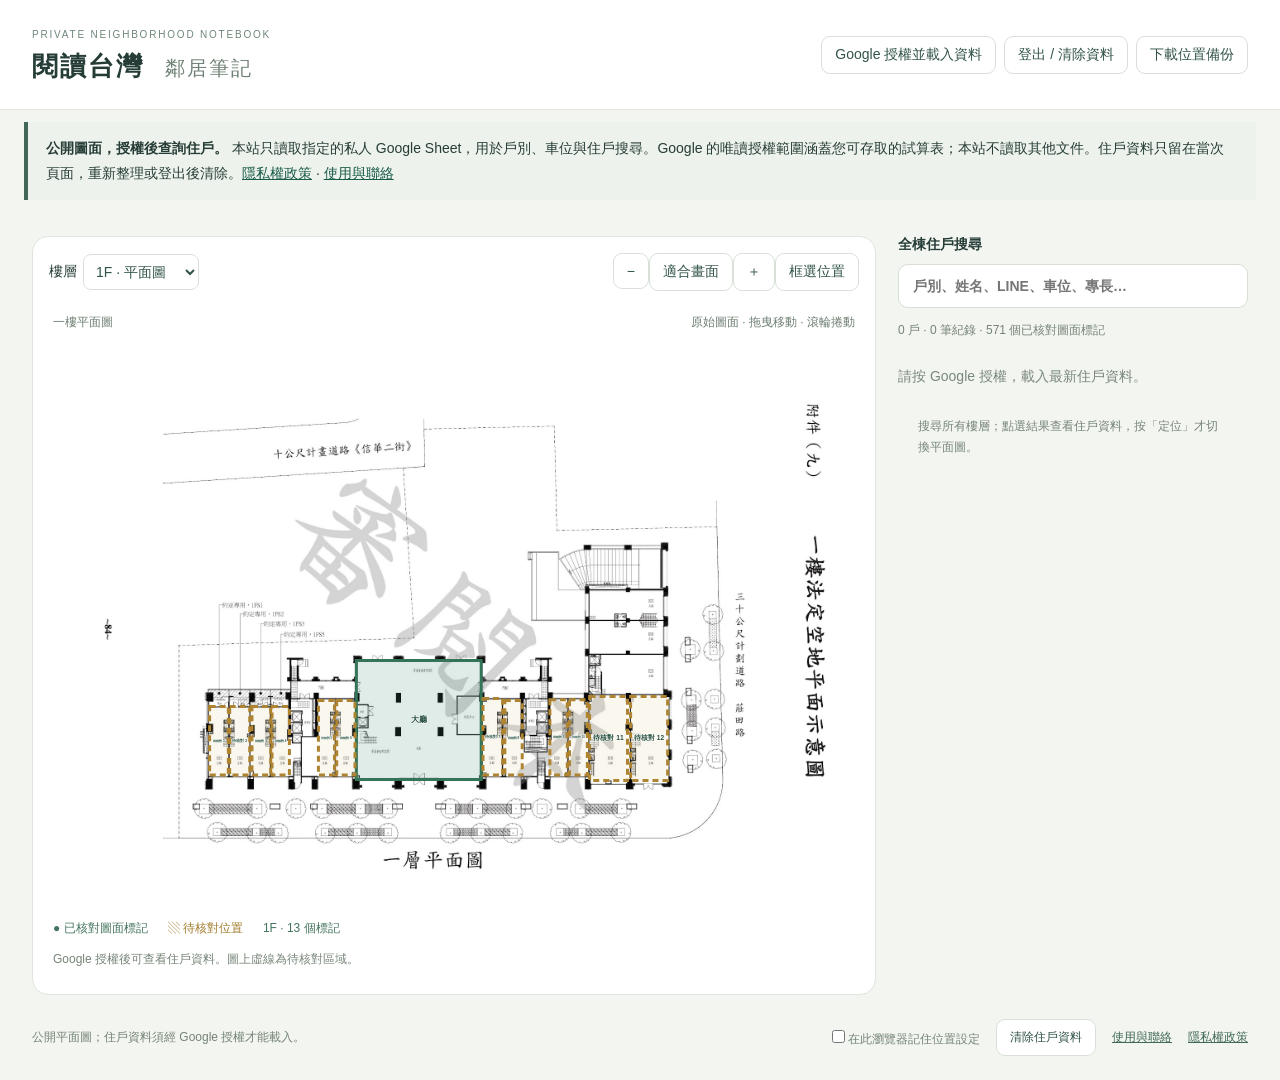
<file: index.html>
<!doctype html><html lang="zh-Hant"><meta charset="utf-8"><meta http-equiv="Content-Security-Policy" content="default-src 'none'; script-src 'self' https://accounts.google.com/gsi/client; frame-src https://accounts.google.com;  style-src 'self' 'unsafe-inline' https://accounts.google.com/gsi/style; img-src 'self'; connect-src https://accounts.google.com/gsi/ https://sheets.googleapis.com; object-src 'none'; base-uri 'none'; form-action 'none'"><meta name="viewport" content="width=device-width,initial-scale=1"><title>閱讀台灣・鄰居筆記</title><link rel="stylesheet" href="style.css"><body><header><div><small>PRIVATE NEIGHBORHOOD NOTEBOOK</small><h1>閱讀台灣 <span>鄰居筆記</span></h1></div><div class="actions"><button id="authorize">Google 授權並載入資料</button><button id="logout">登出 / 清除資料</button><button id="import" hidden>匯入 CSV / 備份</button><button id="export">下載位置備份</button><input id="file" type="file" accept=".csv,.json" hidden></div></header><section class="auth-notice" aria-label="資料授權說明"><strong>公開圖面，授權後查詢住戶。</strong> 本站只讀取指定的私人 Google Sheet，用於戶別、車位與住戶搜尋。Google 的唯讀授權範圍涵蓋您可存取的試算表；本站不讀取其他文件。住戶資料只留在當次頁面，重新整理或登出後清除。<a href="privacy.html">隱私權政策</a> · <a href="help.html">使用與聯絡</a></section><main><section class="workspace"><div class="toolbar"><nav><label for="floorPicker">樓層</label><select id="floorPicker" aria-label="選擇樓層"></select></nav><div><button id="minus" aria-label="縮小">−</button><button id="fit">適合畫面</button><button id="plus" aria-label="放大">＋</button><button id="draw">框選位置</button></div></div><div class="mapcaption"><span id="maptitle">一樓平面圖</span><span>原始圖面 · 拖曳移動 · 滾輪捲動</span></div><div id="viewport"><div id="stage"><img id="plan" src="1f-source.jpg" draggable="false" alt="一樓原始平面圖"><svg id="overlay" viewBox="0 0 1888 1335" aria-label="可互動的位置標記"></svg></div></div><section id="floorGrid" hidden></section><div class="legend"><span>● 已核對圖面標記</span><span class="amber">▧ 待核對位置</span><span id="mappingCount"></span></div><p class="hint" id="maphint">Google 授權後可查看住戶資料。圖上虛線為待核對區域。</p></section><aside><label class="search"><span>全棟住戶搜尋</span><input id="search" type="search" placeholder="戶別、姓名、LINE、車位、專長…"></label><div class="stats" id="stats"></div><button id="backResults" hidden>← 返回搜尋結果</button><div id="results"></div><p class="hint">搜尋所有樓層；點選結果查看住戶資料，按「定位」才切換平面圖。</p></aside></main><footer><span id="status" role="status">公開平面圖；住戶資料須經 Google 授權才能載入。</span><label><input id="remember" type="checkbox">在此瀏覽器記住位置設定</label><button id="clear">清除住戶資料</button><a href="help.html">使用與聯絡</a><a href="privacy.html">隱私權政策</a></footer><dialog id="residentDialog" aria-label="住戶與位置資料"><button id="closeResident" autofocus>關閉</button><section id="detail" class="card"></section></dialog><dialog id="editor"><form id="mappingForm"><h2>設定圖面位置</h2><p>依原圖核對後，綁定資料中的戶別或車位。</p><label>位置名稱<input id="maplabel" required maxlength="80" placeholder="例如：西側店舖"></label><label>對應類型<select id="kind"><option value="unit">戶別</option><option value="parking">車位</option><option value="space">公共空間 / 尚未對應</option></select></label><label>資料代號<input id="mapkey" maxlength="80" placeholder="例如 A1-1 或 B1-251"><small>戶別採「棟別＋戶別－樓層」，例如 A1-1。車位請含樓層。</small></label><label class="check"><input id="verified" type="checkbox">我已核對位置與代號</label><div class="actions"><button type="button" id="deleteMap">刪除此標記</button><button type="button" id="cancel">取消</button><button class="primary" type="submit">儲存位置</button></div></form></dialog><script src="parking-plans.js"></script><script src="residential-plans.js"></script><script src="app.js"></script><script src="google-config.js"></script><script src="google-auth.js"></script><script src="https://accounts.google.com/gsi/client" async defer></script></body></html>
</file>
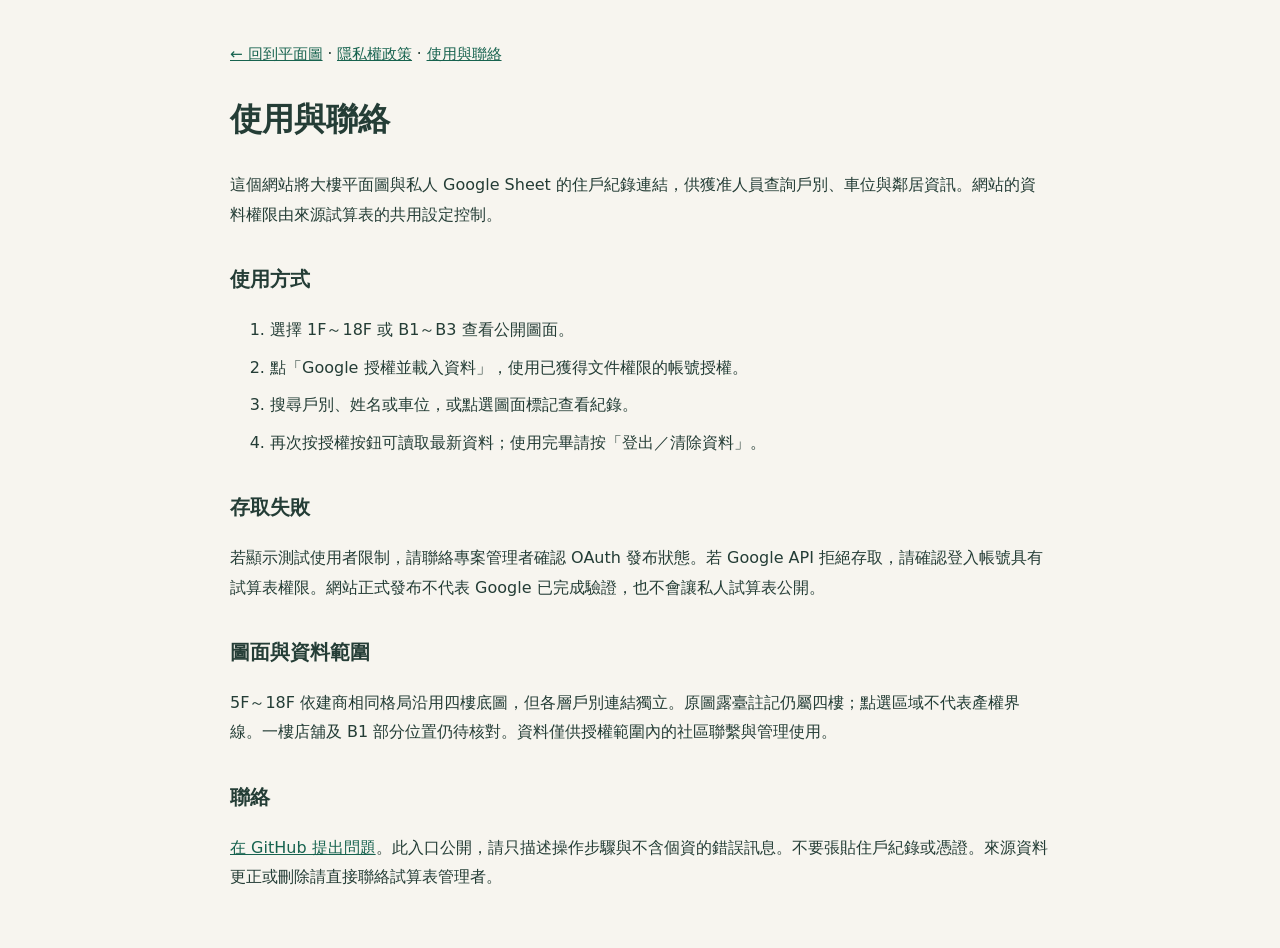
<file: help.html>
<!doctype html><html lang="zh-Hant"><head><meta charset="utf-8"><meta name="viewport" content="width=device-width,initial-scale=1"><meta name="referrer" content="no-referrer"><meta http-equiv="Content-Security-Policy" content="default-src 'none'; style-src 'self'; base-uri 'none'; form-action 'none'"><title>使用與聯絡｜閱讀台灣・鄰居筆記</title><link rel="stylesheet" href="info.css"></head><body><main><nav><a href="index.html">← 回到平面圖</a> · <a href="privacy.html">隱私權政策</a> · <a href="help.html">使用與聯絡</a></nav><h1>使用與聯絡</h1><p>這個網站將大樓平面圖與私人 Google Sheet 的住戶紀錄連結，供獲准人員查詢戶別、車位與鄰居資訊。網站的資料權限由來源試算表的共用設定控制。</p><h2>使用方式</h2><ol><li>選擇 1F～18F 或 B1～B3 查看公開圖面。</li><li>點「Google 授權並載入資料」，使用已獲得文件權限的帳號授權。</li><li>搜尋戶別、姓名或車位，或點選圖面標記查看紀錄。</li><li>再次按授權按鈕可讀取最新資料；使用完畢請按「登出／清除資料」。</li></ol><h2>存取失敗</h2><p>若顯示測試使用者限制，請聯絡專案管理者確認 OAuth 發布狀態。若 Google API 拒絕存取，請確認登入帳號具有試算表權限。網站正式發布不代表 Google 已完成驗證，也不會讓私人試算表公開。</p><h2>圖面與資料範圍</h2><p>5F～18F 依建商相同格局沿用四樓底圖，但各層戶別連結獨立。原圖露臺註記仍屬四樓；點選區域不代表產權界線。一樓店舖及 B1 部分位置仍待核對。資料僅供授權範圍內的社區聯繫與管理使用。</p><h2>聯絡</h2><p><a href="https://github.com/zeisshong/Committee-floor-plans/issues/new">在 GitHub 提出問題</a>。此入口公開，請只描述操作步驟與不含個資的錯誤訊息。不要張貼住戶紀錄或憑證。來源資料更正或刪除請直接聯絡試算表管理者。</p></main></body></html>
</file>
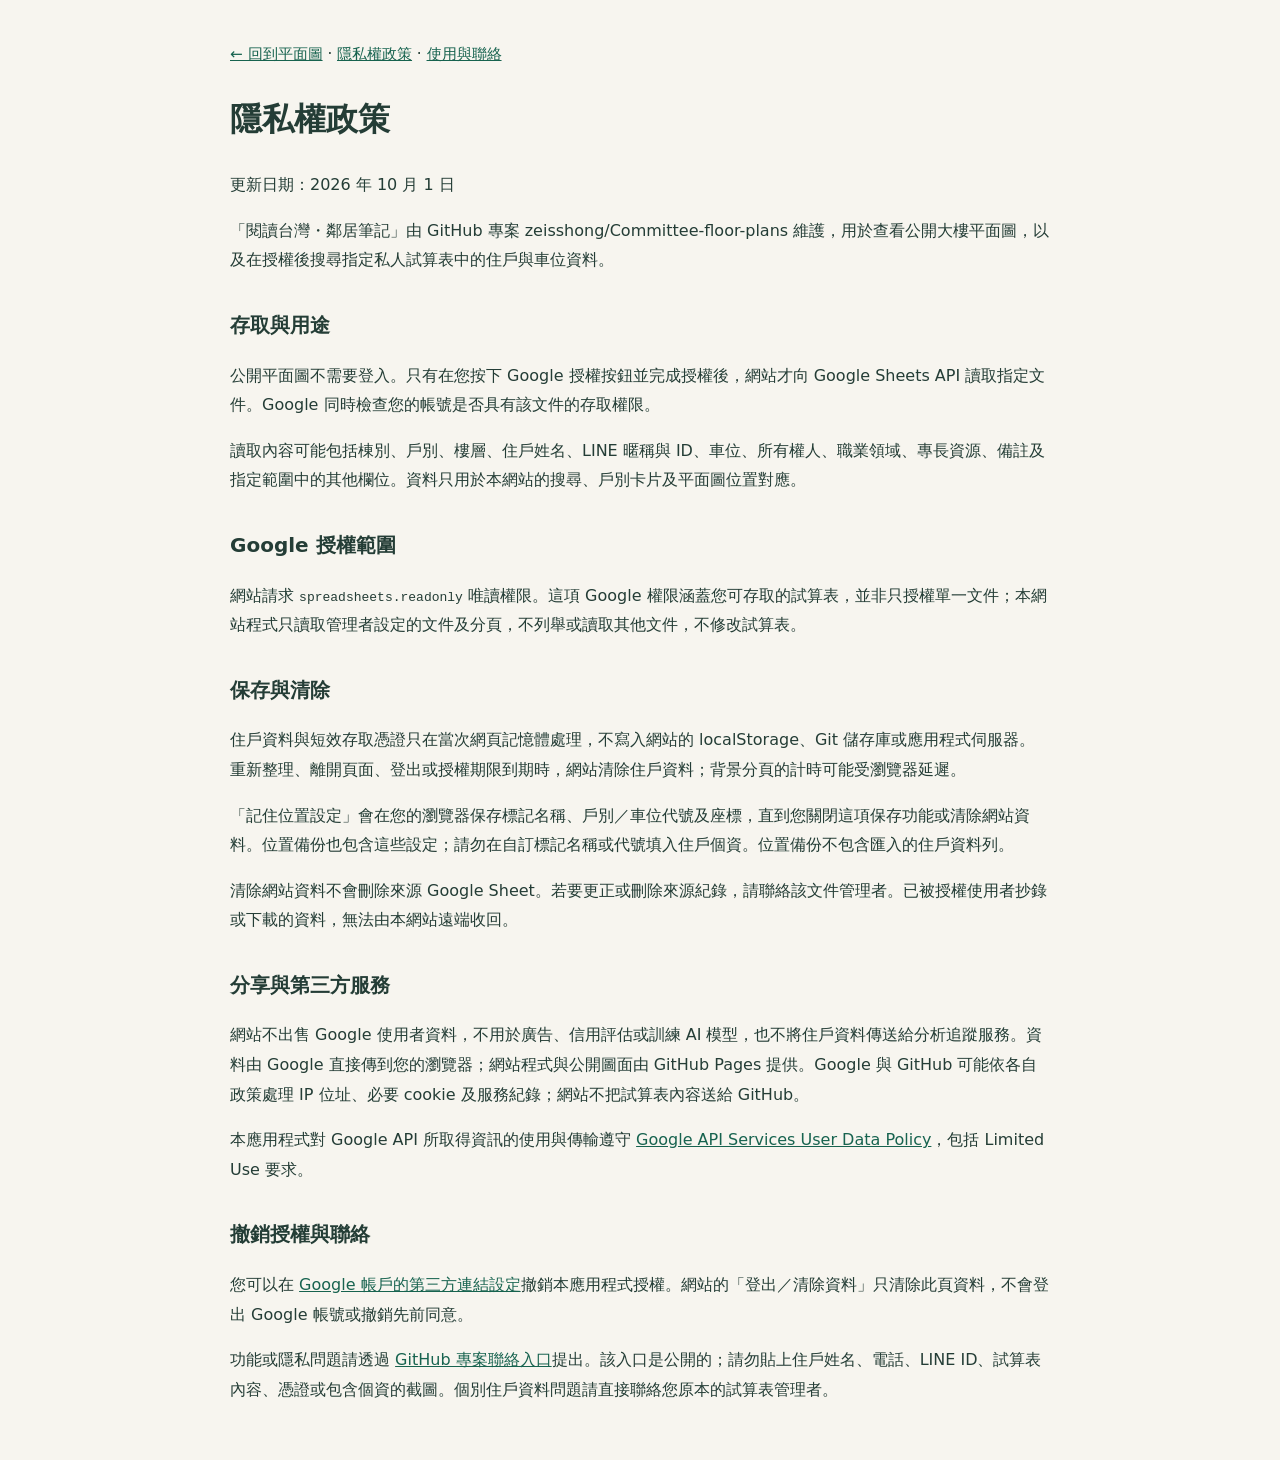
<file: privacy.html>
<!doctype html><html lang="zh-Hant"><head><meta charset="utf-8"><meta name="viewport" content="width=device-width,initial-scale=1"><meta name="referrer" content="no-referrer"><meta http-equiv="Content-Security-Policy" content="default-src 'none'; style-src 'self'; base-uri 'none'; form-action 'none'"><title>隱私權政策｜閱讀台灣・鄰居筆記</title><link rel="stylesheet" href="info.css"></head><body><main><nav><a href="index.html">← 回到平面圖</a> · <a href="privacy.html">隱私權政策</a> · <a href="help.html">使用與聯絡</a></nav><h1>隱私權政策</h1><p>更新日期：2026 年 10 月 1 日</p><p>「閱讀台灣・鄰居筆記」由 GitHub 專案 zeisshong/Committee-floor-plans 維護，用於查看公開大樓平面圖，以及在授權後搜尋指定私人試算表中的住戶與車位資料。</p>
<h2>存取與用途</h2><p>公開平面圖不需要登入。只有在您按下 Google 授權按鈕並完成授權後，網站才向 Google Sheets API 讀取指定文件。Google 同時檢查您的帳號是否具有該文件的存取權限。</p><p>讀取內容可能包括棟別、戶別、樓層、住戶姓名、LINE 暱稱與 ID、車位、所有權人、職業領域、專長資源、備註及指定範圍中的其他欄位。資料只用於本網站的搜尋、戶別卡片及平面圖位置對應。</p>
<h2>Google 授權範圍</h2><p>網站請求 <code>spreadsheets.readonly</code> 唯讀權限。這項 Google 權限涵蓋您可存取的試算表，並非只授權單一文件；本網站程式只讀取管理者設定的文件及分頁，不列舉或讀取其他文件，不修改試算表。</p>
<h2>保存與清除</h2><p>住戶資料與短效存取憑證只在當次網頁記憶體處理，不寫入網站的 localStorage、Git 儲存庫或應用程式伺服器。重新整理、離開頁面、登出或授權期限到期時，網站清除住戶資料；背景分頁的計時可能受瀏覽器延遲。</p><p>「記住位置設定」會在您的瀏覽器保存標記名稱、戶別／車位代號及座標，直到您關閉這項保存功能或清除網站資料。位置備份也包含這些設定；請勿在自訂標記名稱或代號填入住戶個資。位置備份不包含匯入的住戶資料列。</p><p>清除網站資料不會刪除來源 Google Sheet。若要更正或刪除來源紀錄，請聯絡該文件管理者。已被授權使用者抄錄或下載的資料，無法由本網站遠端收回。</p>
<h2>分享與第三方服務</h2><p>網站不出售 Google 使用者資料，不用於廣告、信用評估或訓練 AI 模型，也不將住戶資料傳送給分析追蹤服務。資料由 Google 直接傳到您的瀏覽器；網站程式與公開圖面由 GitHub Pages 提供。Google 與 GitHub 可能依各自政策處理 IP 位址、必要 cookie 及服務紀錄；網站不把試算表內容送給 GitHub。</p><p>本應用程式對 Google API 所取得資訊的使用與傳輸遵守 <a href="https://developers.google.com/terms/api-services-user-data-policy">Google API Services User Data Policy</a>，包括 Limited Use 要求。</p>
<h2>撤銷授權與聯絡</h2><p>您可以在 <a href="https://myaccount.google.com/connections">Google 帳戶的第三方連結設定</a>撤銷本應用程式授權。網站的「登出／清除資料」只清除此頁資料，不會登出 Google 帳號或撤銷先前同意。</p><p>功能或隱私問題請透過 <a href="https://github.com/zeisshong/Committee-floor-plans/issues/new">GitHub 專案聯絡入口</a>提出。該入口是公開的；請勿貼上住戶姓名、電話、LINE ID、試算表內容、憑證或包含個資的截圖。個別住戶資料問題請直接聯絡您原本的試算表管理者。</p></main></body></html>
</file>
<file: style.css>
:root{font-family:-apple-system,BlinkMacSystemFont,"Noto Sans TC",sans-serif;color:#263d37;background:#f3f5f0;font-size:14px}*{box-sizing:border-box}body{margin:0}button,input,select{font:inherit}button{cursor:pointer;background:white;border:1px solid #d8e0d8;border-radius:9px;padding:9px 13px;color:#315348}button:hover{background:#edf3ed}button:focus-visible,input:focus-visible,a:focus-visible{outline:3px solid #c49b42;outline-offset:2px}header{padding:25px 32px;display:flex;align-items:center;justify-content:space-between;background:#fff;border-bottom:1px solid #e0e5dc}small{font-size:10px;letter-spacing:1.8px;color:#6f8878}h1{font-size:26px;margin:8px 0 0;letter-spacing:2px}h1 span{font-weight:400;color:#708275;font-size:20px;margin-left:12px}.actions{display:flex;gap:8px;flex-wrap:wrap}main{display:grid;grid-template-columns:minmax(0,1fr) 350px;gap:22px;padding:24px 32px}.workspace,aside{min-width:0}.workspace{background:white;border:1px solid #dfe5dc;border-radius:16px;overflow:hidden;align-self:start}.toolbar{padding:16px;display:flex;justify-content:space-between;gap:10px;flex-wrap:wrap}.toolbar nav{display:flex;gap:6px}.active,.primary{background:#315b48!important;color:white!important}.mapcaption{padding:7px 20px 15px;display:flex;justify-content:space-between;font-size:12px;color:#6c7e71}#viewport{height:62vh;min-height:380px;overflow:auto;background:#e8ece5;cursor:grab;touch-action:pan-x pan-y}#stage{position:relative;transform-origin:0 0;user-select:none}#plan{width:100%;display:block;pointer-events:none}#overlay{position:absolute;inset:0;width:100%;height:100%}#overlay rect{fill:#3c896d29;stroke:#347558;stroke-width:3;vector-effect:non-scaling-stroke}#overlay .pending rect{stroke:#ae8432;fill:#c9a45018;stroke-dasharray:6 4}#overlay .selected rect{fill:#67b69060;stroke-width:5}#overlay text{fill:#244e3d;paint-order:stroke;stroke:#fff;stroke-width:5px;font-size:18px;font-weight:700;pointer-events:none}#overlay g{cursor:pointer}#overlay g:focus rect{stroke:#152c24;stroke-width:5}.legend{padding:16px 20px 0;display:flex;gap:20px;font-size:12px;color:#44745d}.amber{color:#a17a29}.hint{padding:0 20px 12px;color:#778578;font-size:12px;line-height:1.7}.search{display:block;font-weight:600}.search span{display:block;margin-bottom:10px}.search input{width:100%;padding:13px 14px;border:1px solid #d7dfd5;border-radius:10px;background:white}.stats{color:#758476;font-size:12px;margin:14px 0}#results{max-height:25vh;overflow:auto;display:grid;gap:6px;margin-bottom:15px}.result{text-align:left;width:100%;line-height:1.6}.result small{display:block;letter-spacing:0;font-size:12px;overflow:hidden;text-overflow:ellipsis}.card{background:white;border:1px solid #dfe5dc;border-radius:14px;padding:22px;line-height:1.7;overflow-wrap:anywhere}.card h2{margin:4px 0 12px;font-size:22px}.card h3{font-size:16px;margin:18px 0 5px}.card p{color:#6d7e71}.tag{display:inline-block;background:#eff3eb;color:#5b765e;padding:3px 9px;border-radius:6px;font-size:12px;margin:0 5px 5px 0}dl{margin:0}dt{font-size:12px;color:#819083;margin-top:10px}dd{margin:0;white-space:pre-wrap}.person{border-top:1px solid #e9ede5;margin-top:15px}footer{display:flex;align-items:center;gap:16px;padding:0 32px 24px;flex-wrap:wrap;color:#748475;font-size:12px}footer span{flex:1;min-width:250px}a{color:#426b56}dialog{border:1px solid #d5dfd3;border-radius:16px;width:min(480px,90vw);padding:26px;color:#284638}dialog::backdrop{background:#182f2866}dialog label{display:block;margin:15px 0}dialog input:not([type=checkbox]),dialog select{width:100%;padding:10px;border:1px solid #cfdbce;border-radius:7px;margin-top:6px}dialog small{display:block;letter-spacing:0;line-height:1.5;margin-top:6px}dialog .check{display:flex;gap:8px}.empty{color:#7a887b;padding:15px 0}#deleteMap{color:#a05745}@media(max-width:900px){main{grid-template-columns:1fr;padding:15px}header{padding:20px;gap:15px;flex-wrap:wrap}h1{font-size:22px}#viewport{height:50vh}footer{padding:10px 20px}#results{max-height:220px}.mapcaption{gap:10px}} 

[hidden]{display:none!important}#floorPicker{border:1px solid #d8e0d8;border-radius:8px;padding:8px;color:#315348;background:white;max-width:180px}#backResults{margin-bottom:14px}#floorGrid{padding:24px;min-height:50vh}#floorGrid p{color:#748475}.unitGrid{display:grid;grid-template-columns:repeat(auto-fill,minmax(135px,1fr));gap:12px}.unitTile{text-align:left;min-height:85px;font-size:18px}.unitTile small{display:block;letter-spacing:0;font-size:12px;margin-top:8px;overflow-wrap:anywhere}button:disabled{opacity:.4;cursor:default}.toolbar nav{flex-wrap:wrap}

.auth-notice{margin:12px 24px;padding:14px 18px;background:#eef2ec;border-left:4px solid #426657;font-size:14px;line-height:1.8}.auth-notice a{color:#175b48}

#residentDialog{width:min(640px,94vw);max-height:85vh;overflow:auto}#residentDialog .card{border:0;padding:12px 0}#closeResident{display:block;margin-left:auto}.toolbar nav{align-items:center}#results{max-height:60vh}
</file>
<file: info.css>
body{margin:0;background:#f7f5ef;color:#243d36;font-family:system-ui,sans-serif;line-height:1.85}main{max-width:820px;margin:auto;padding:40px 24px}a{color:#17634f}h1{font-size:2rem}h2{font-size:1.25rem;margin-top:2rem}.notice{border-left:4px solid #17634f;padding:12px 20px;background:#e9eee8}code{overflow-wrap:anywhere}nav{font-size:.95rem}li{margin:.5rem 0}
</file>
